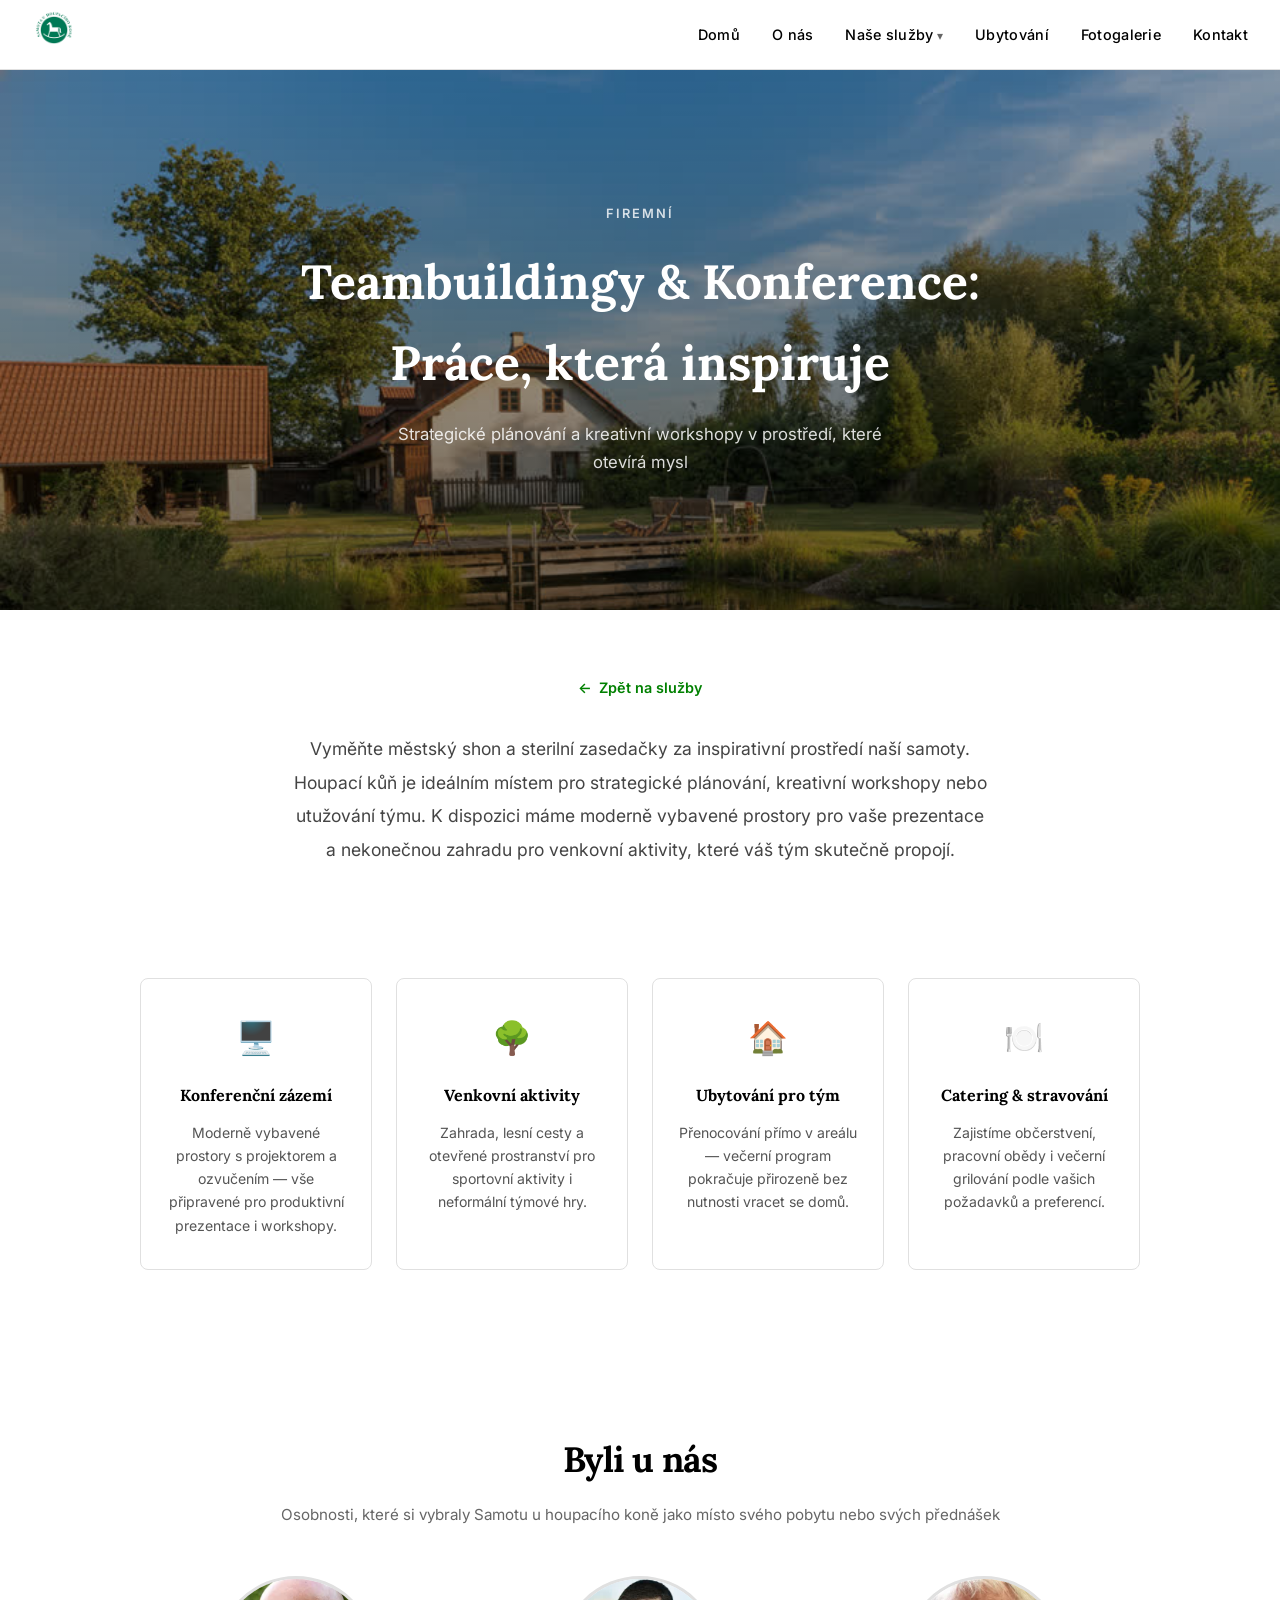
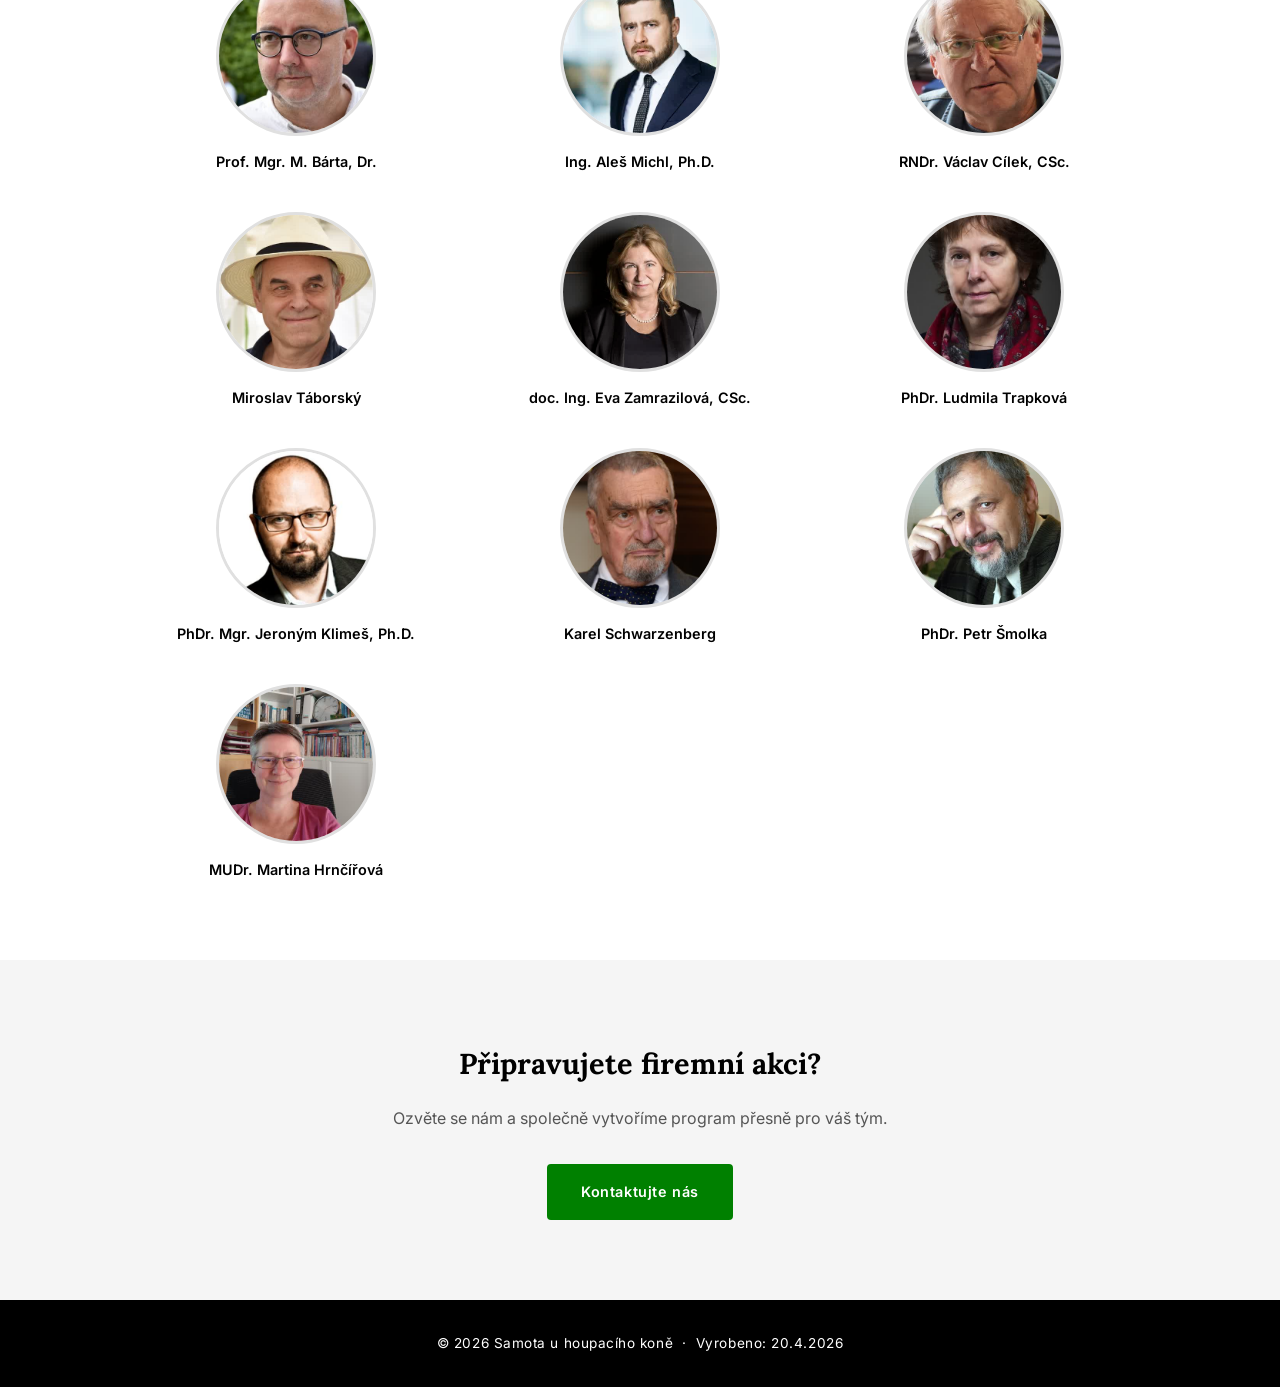
<file: firemni-akce.html>
<!DOCTYPE html>
<html lang="cs">
<head>
  <meta charset="UTF-8" />
  <meta name="viewport" content="width=device-width, initial-scale=1.0" />
  <title>Teambuildingy & Konference – Samota u houpacího koně</title>
  <link rel="stylesheet" href="style.css" />
  <link rel="preconnect" href="https://fonts.googleapis.com">
  <link href="https://fonts.googleapis.com/css2?family=Lora:wght@400;500;600;700&family=Inter:wght@400;500;600;700&display=swap" rel="stylesheet">
</head>
<body>

  <nav>
    <a href="index.html" class="nav-logo">
      <img src="images/logo/logo_bile_pozadi.png" alt="Samota u houpacího koně" />
    </a>
    <button class="hamburger" aria-label="Menu">
      <span></span><span></span><span></span>
    </button>
    <ul class="nav-links">
      <li><a href="index.html#uvod">Domů</a></li>
      <li><a href="index.html#o-nas">O nás</a></li>
      <li class="dropdown">
        <a href="index.html#sluzby">Naše služby</a>
        <div class="dropdown-menu">
          <a href="svatby.html">Svatby</a>
          <a href="firemni-akce.html">Teambuildingy & konference</a>
          <a href="terapie.html">Terapeutické pobyty</a>
        </div>
      </li>
      <li><a href="ubytovani.html">Ubytování</a></li>
      <li><a href="index.html#galerie">Fotogalerie</a></li>
      <li><a href="index.html#kontakt">Kontakt</a></li>
    </ul>
  </nav>

  <!-- HERO 16:9 -->
  <div class="subpage-hero-widescreen" style="background-image: url('images/jezirko_a_dum.jpg')">
    <div class="subpage-hero-content">
      <p class="hero-eyebrow">Firemní</p>
      <h1>Teambuildingy & Konference:<br/>Práce, která inspiruje</h1>
      <p class="subtitle">Strategické plánování a kreativní workshopy v prostředí, které otevírá mysl</p>
    </div>
  </div>

  <!-- INTRO -->
  <div class="subpage-intro">
    <a href="index.html#sluzby" class="back-link">Zpět na služby</a>
    <p>Vyměňte městský shon a sterilní zasedačky za inspirativní prostředí naší samoty. Houpací kůň je ideálním místem pro strategické plánování, kreativní workshopy nebo utužování týmu. K dispozici máme moderně vybavené prostory pro vaše prezentace a nekonečnou zahradu pro venkovní aktivity, které váš tým skutečně propojí.</p>
  </div>


  <!-- FEATURES -->
  <div class="subpage-features-section" style="background: #fff;">
    <div class="subpage-features-grid">
      <div class="subpage-feature-card">
        <div class="feature-icon">🖥️</div>
        <h4>Konferenční zázemí</h4>
        <p>Moderně vybavené prostory s projektorem a ozvučením — vše připravené pro produktivní prezentace i workshopy.</p>
      </div>
      <div class="subpage-feature-card">
        <div class="feature-icon">🌳</div>
        <h4>Venkovní aktivity</h4>
        <p>Zahrada, lesní cesty a otevřené prostranství pro sportovní aktivity i neformální týmové hry.</p>
      </div>
      <div class="subpage-feature-card">
        <div class="feature-icon">🏠</div>
        <h4>Ubytování pro tým</h4>
        <p>Přenocování přímo v areálu — večerní program pokračuje přirozeně bez nutnosti vracet se domů.</p>
      </div>
      <div class="subpage-feature-card">
        <div class="feature-icon">🍽️</div>
        <h4>Catering & stravování</h4>
        <p>Zajistíme občerstvení, pracovní obědy i večerní grilování podle vašich požadavků a preferencí.</p>
      </div>
    </div>
  </div>

  <!-- PŘEDNÁŠEJÍCÍ -->
  <div class="speakers-section">
    <h2>Byli u nás</h2>
    <p class="speakers-sub">Osobnosti, které si vybraly Samotu u houpacího koně jako místo svého pobytu nebo svých přednášek</p>
    <div class="speakers-grid">
      <div class="speaker-card">
        <img src="images/prednasky/barta.jpg" loading="lazy" alt="Prof. Mgr. M. Bárta, Dr." />
        <span class="speaker-name">Prof. Mgr. M. Bárta, Dr.</span>
      </div>
      <div class="speaker-card">
        <img src="images/prednasky/michl.jpg" loading="lazy" alt="Ing. Aleš Michl, Ph.D." />
        <span class="speaker-name">Ing. Aleš Michl, Ph.D.</span>
      </div>
      <div class="speaker-card">
        <img src="images/prednasky/cilek.jpg" loading="lazy" alt="RNDr. Václav Cílek, CSc." />
        <span class="speaker-name">RNDr. Václav Cílek, CSc.</span>
      </div>
      <div class="speaker-card">
        <img src="images/prednasky/taborsky.jpg" loading="lazy" alt="Miroslav Táborský" />
        <span class="speaker-name">Miroslav Táborský</span>
      </div>
      <div class="speaker-card">
        <img src="images/prednasky/zamrazilova.jpg" loading="lazy" alt="doc. Ing. Eva Zamrazilová, CSc." style="object-position: center top;" />
        <span class="speaker-name">doc. Ing. Eva Zamrazilová, CSc.</span>
      </div>
      <div class="speaker-card">
        <img src="images/prednasky/trapkova.jpg" loading="lazy" alt="PhDr. Ludmila Trapková" />
        <span class="speaker-name">PhDr. Ludmila Trapková</span>
      </div>
      <div class="speaker-card">
        <img src="images/prednasky/klimes.jpg" loading="lazy" alt="PhDr. Mgr. Jeroným Klimeš, Ph.D." style="object-position: center 25%;" />
        <span class="speaker-name">PhDr. Mgr. Jeroným Klimeš, Ph.D.</span>
      </div>
      <div class="speaker-card">
        <img src="images/prednasky/schwarzenberg.jpg" loading="lazy" alt="Karel Schwarzenberg" />
        <span class="speaker-name">Karel Schwarzenberg</span>
      </div>
      <div class="speaker-card">
        <img src="images/prednasky/smolka.jpg" loading="lazy" alt="PhDr. Petr Šmolka" />
        <span class="speaker-name">PhDr. Petr Šmolka</span>
      </div>
      <div class="speaker-card">
        <img src="images/prednasky/hrncirova.jpg" loading="lazy" alt="MUDr. Martina Hrnčířová" />
        <span class="speaker-name">MUDr. Martina Hrnčířová</span>
      </div>
    </div>
  </div>

  <div class="subpage-cta">
    <h2>Připravujete firemní akci?</h2>
    <p>Ozvěte se nám a společně vytvoříme program přesně pro váš tým.</p>
    <a href="index.html#kontakt" class="btn">Kontaktujte nás</a>
  </div>

  <footer>
    <p>© 2026 Samota u houpacího koně &nbsp;·&nbsp; Vyrobeno: 20.4.2026</p>
  </footer>

  <script src="script.js"></script>
</body>
</html>
</file>
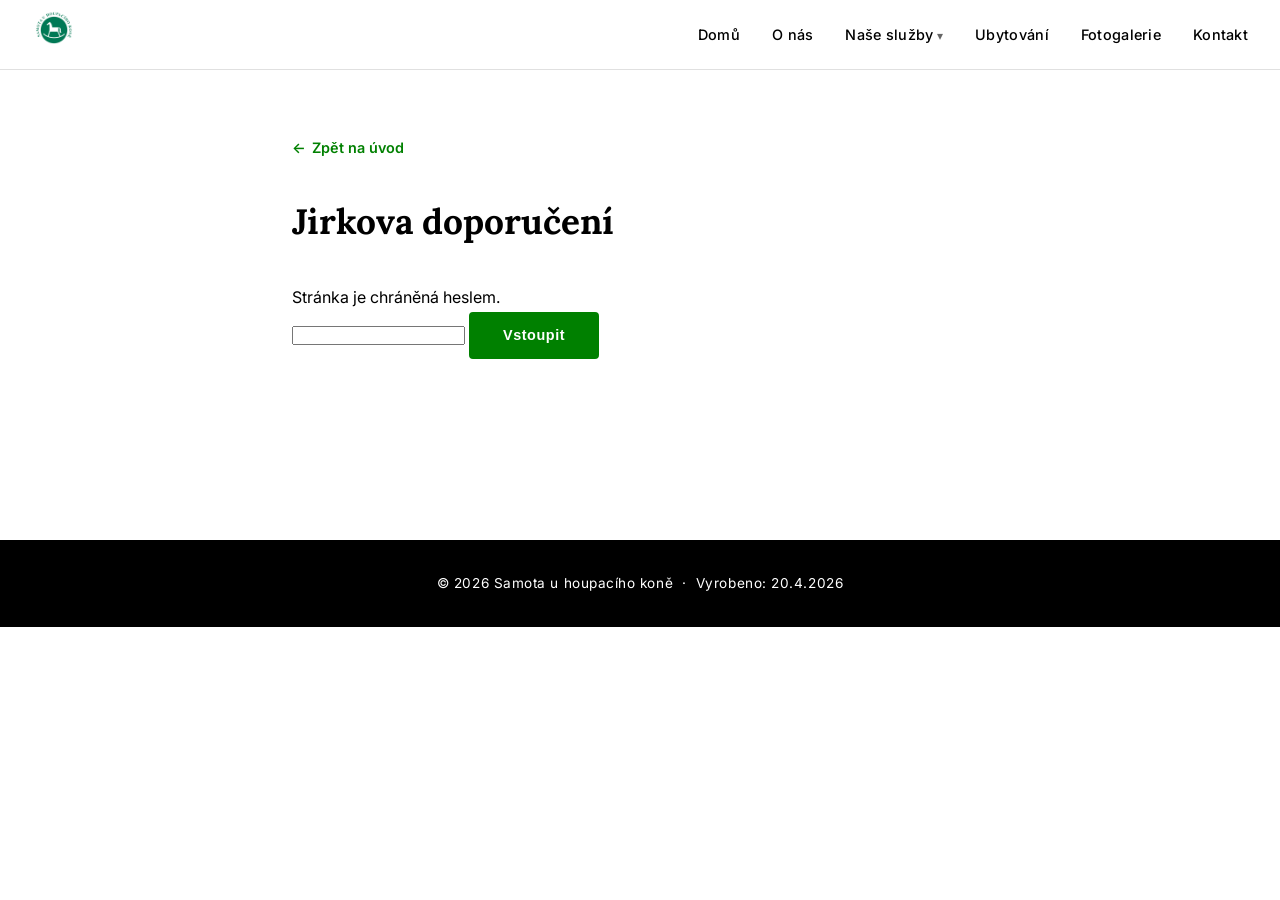
<file: jirkova-doporuceni.html>
<!DOCTYPE html>
<html lang="cs">
<head>
  <meta charset="UTF-8" />
  <meta name="viewport" content="width=device-width, initial-scale=1.0" />
  <meta name="robots" content="noindex" />
  <title>Jirkova doporučení – Samota u houpacího koně</title>
  <link rel="stylesheet" href="style.css" />
  <link rel="preconnect" href="https://fonts.googleapis.com">
  <link href="https://fonts.googleapis.com/css2?family=Lora:wght@400;500;600;700&family=Inter:wght@400;500;600;700&display=swap" rel="stylesheet">
</head>
<body>

  <nav>
    <a href="index.html" class="nav-logo">
      <img src="images/logo/logo_bile_pozadi.png" alt="Samota u houpacího koně" />
    </a>
    <button class="hamburger" aria-label="Menu">
      <span></span><span></span><span></span>
    </button>
    <ul class="nav-links">
      <li><a href="index.html#uvod">Domů</a></li>
      <li><a href="index.html#o-nas">O nás</a></li>
      <li class="dropdown">
        <a href="index.html#sluzby">Naše služby</a>
        <div class="dropdown-menu">
          <a href="svatby.html">Svatby</a>
          <a href="firemni-akce.html">Teambuildingy & konference</a>
          <a href="terapie.html">Terapeutické pobyty</a>
        </div>
      </li>
      <li><a href="ubytovani.html">Ubytování</a></li>
      <li><a href="index.html#galerie">Fotogalerie</a></li>
      <li><a href="index.html#kontakt">Kontakt</a></li>
    </ul>
  </nav>

  <div class="recommendations">
    <a href="index.html" class="back-link">Zpět na úvod</a>
    <h1>Jirkova doporučení</h1>

    <!-- Heslo je jen závora pro náhodné návštěvníky: obsah zůstává ve zdrojovém kódu stránky. -->
    <form id="gate" class="gate">
      <label for="gate-password">Stránka je chráněná heslem.</label>
      <div class="gate-row">
        <input type="password" id="gate-password" autocomplete="current-password" required />
        <button type="submit" class="btn">Vstoupit</button>
      </div>
      <p id="gate-error" class="gate-error" hidden>Nesprávné heslo.</p>
    </form>

    <div id="recommendations-content" hidden>
    <!--
      Nové doporučení: zkopírovat celý blok <li>…</li> a vložit ho nahoru (nejnovější první).
      Odkaz ven = <a class="rec-title">, text ke čtení = <details> se <summary>.
    -->
    <ul class="recommendation-list">

      <li>
        <a class="rec-title" href="https://www.youtube.com/watch?v=iSZNd54ePo4" target="_blank" rel="noopener">Slepec v chrámu noci</a>
        <p class="rec-meta">Video · Michal Souček</p>
      </li>

      <li>
        <details>
          <summary><span class="rec-title">Konference Vize Česka</span><span class="rec-meta">15.–16. 10. 2026 · Kino Svět Tábor</span></summary>
          <div class="rec-body">
            <p>Dvoudenní konference v táborském Kině Svět. První den patřil veřejnému hlavnímu panelu, druhý den neveřejnému studentskému panelu. Mezi organizátory byl Jihočeský kraj, město Tábor, Gymnázium Pierra de Coubertina Tábor a MVDr. Jiří Návara.</p>
            <h3>Hlavní panel – 15. 10. 2026</h3>
            <ul>
              <li><strong>prof. RNDr. Tomáš Cajthaml, Ph.D., DSc.</strong> (PřF UK) – Postmoderní, neudržitelné a neviditelné znečištění kolem nás</li>
              <li><strong>PhDr. Ing. Martin Janíčko, Ph.D.</strong> (MND a.s.) – Česká ekonomika dnes, zítra a pozítří</li>
              <li><strong>PhDr. Martin Ehl, Ph.D.</strong> (Hospodářské noviny) – Globální soupeření Číny a USA</li>
              <li><strong>doc. RNDr. Marek Špinka, CSc.</strong> (ČZU) – Inteligence a emoce: evoluční pohled na psychiku zvířat a člověka</li>
              <li><strong>doc. RNDr. Mgr. Ivan Hadrián Tuf, Ph.D.</strong> (UP Olomouc) – Proč si myslíme, že jsme morální – a proč se mýlíme?</li>
              <li><strong>RNDr. Václav Cílek, CSc.</strong> – Jak zacházet s budoucností? Periodicita, megatrendy a foresightová analýza</li>
              <li><strong>prof. Dr. RNDr. Oldřich Lapčík</strong> (VŠCHT) – Biologicky aktivní látky</li>
            </ul>
            <p><a href="doporuceni/vize-ceska-2026.pdf" target="_blank" rel="noopener">Plakát konference (PDF)</a></p>
          </div>
        </details>
      </li>

      <li>
        <details>
          <summary><span class="rec-title">Mléko A2</span><span class="rec-meta">8. 10. 2026</span></summary>
          <div class="rec-body">
            <p>Velká část lidí je na běžné mléko typu A1 alergická nebo na něj aspoň mírně citlivá. Mléko od krav jižních plemen typu A2 jim obvykle potíže nedělá.</p>
            <p>V jižních Čechách ho vyrábí Mlékárna Vlkov u Ševětína, prodejny má i v Praze. Jirka radí: zeptejte se intuice, jestli vám mléko A1 nedělá problém, vyzkoušejte výrobky z A2 a sledujte, jestli se po nich necítíte lépe.</p>
            <p><a href="https://www.mlekarnavlkov.cz" target="_blank" rel="noopener">www.mlekarnavlkov.cz</a></p>
          </div>
        </details>
      </li>

      <li>
        <details>
          <summary><span class="rec-title">Duševní zdraví</span><span class="rec-meta">30. 9. 2026 · Jiří Návara</span></summary>
          <div class="rec-body">
            <p>Koncem září proběhla tiskem zpráva, že Ministerstvo zdravotnictví ČR zkrátí dobu nástupu psychologů do praxe na 6 let. Dosud museli do klinické praxe vstupovat až po devíti letech, studovat 5 let a 4 roky následně doplňovat vzdělání atestací. Nově bude místo 4 let stačit 1 rok. Opatření má pomoci zvládnout nedostatek odborníků na trhu.</p>
            <p>Stále více občanů trpí úzkostmi, depresemi a ve svém zoufalství se utápí bez dosažitelné externí pomoci. Udává se, že nestabilitou je postiženo 50 % mladistvých a 30 % dospělých. Většina psychologů a psychiatrů už nové klienty nebere.</p>
            <p>Nedávná studie uvádí, že 30 % vysokoškoláků minimálně jednou uvažovalo o sebevraždě a 15 % středoškoláků se pravidelně sebepoškozuje.</p>
            <p>Psychologičtí greenhorni budou vrženi na trh, aby zachránili situaci. Jako obvykle se neřeší příčina, ale následek. Tedy projevy.</p>
            <p>Přitom je to tak jednoduché. Jste-li na dně, první rada, kterou dostanete, je změnit prostředí. Odstřihnout se od zdroje ataků. Vypadnout z města plného stresu, vyměnit práci, přestat se fixovat na peníze a posunout v žebříčku hodnot osobní spokojenost. Rada dobrá, jenže statistika ukazuje jasně, že planá. Všichni chtějí do napínavé Prahy, vesnice se v klidu vylidňují. Jednoduchá, tvořivá práce třeba v přírodě nikoho neláká.</p>
            <p>Další radou je změna jídelníčku. Celých 80 % serotoninu, hormonu štěstí, se tvoří ve střevech. Ovšem jen tehdy, jsou-li v pohodě, máte zdravý mikrobiom a ten zase má dost vlákniny pro svůj růst. Srovnej většinu populace s trendem fastfoodů. Další hormon štěstí, dopamin, který nás odměňuje za volní činnost, je také outsiderem. Je denní odříkání a vůle naší prioritou? …a poslední z triády, oxytocin, tedy hormon lásky, je v nervózním prostoru k nenalezení.</p>
            <p>V příjemném hovoru mi nedávno jeden fakultativní klient psychiatrických léčeben řekl, že se na pobyt vždy těší. „Je tam taková pohoda. Hrabeme listí, povídáme si, večer posedíme s odborníkem a z hloubi duše si řekneme vše o našem životě, traumatech i křivdách. Je to tak uvolňující. O nic se nemusíme starat. To není léčebna, to jsou lázně. Když se zahledím přes plot do okolního světa, uvědomím si, že tam je ten pravý, skutečný blázinec.“</p>
          </div>
        </details>
      </li>

      <li>
        <details>
          <summary><span class="rec-title">Příroda</span><span class="rec-meta">29. 9. 2026</span></summary>
          <div class="rec-body">
            <p>Text o černobylské zóně, kterou svět po katastrofě odepsal na tisíciletí. O devětatřicet let později je z ní jedna z nejdivočejších rezervací v Evropě. Populace velkých zvířat se zvýšila sedminásobně, po sto letech se vrátili medvědi, ulicemi chodí vlci, losi i Převalského koně.</p>
            <p>Příroda se navíc přizpůsobuje. Vlci jsou odolnější vůči infekcím, žáby zčernaly díky melaninu, který pohlcuje záření, ptáci mají v krvi víc antioxidantů. Kolem reaktoru rostou houby, které ionizující záření dokážou využít jako zdroj energie, a v půdě žijí mikroorganismy rozkládající cesium a stroncium.</p>
            <p>Pointa textu: nejlepší podmínkou pro obnovu přírody je nepřítomnost člověka. „Nejsi středem světa. Jsi jen host.“</p>
          </div>
        </details>
      </li>

      <li>
        <details>
          <summary><span class="rec-title">Chytrý organismus</span><span class="rec-meta">5. 9. 2026</span></summary>
          <div class="rec-body">
            <p>V měsíčníku Vesmír 9/2026 vyšel článek o krvetvorných (hematopoetických) kmenových buňkách. Ty běžně sídlí v kostní dřeni a slezině. Když ale organismus pozná, že je to potřeba, třeba při chronickém zánětu, dokáže tvorbu krve přesunout i do jiných orgánů, u lidí například do jater.</p>
            <p>Jirka k tomu dodává, že podobně si tělo nejspíš umí poradit i v jiných „potřebných“ situacích. Jen to zatím není vědecky prokázané.</p>
          </div>
        </details>
      </li>

      <li>
        <details>
          <summary><span class="rec-title">Změna</span><span class="rec-meta">21. 8. 2026</span></summary>
          <div class="rec-body">
            <blockquote>„Svět se změnil způsobem, který neprospívá psychice. Místo sexuálních či rodičovských pudů nastupuje ten bažící po zpříjemnění existence. Nemluvíme spolu, nedotýkáme se.“</blockquote>
            <p>– Prof. MUDr. Jiří Raboch, DrSc.</p>
          </div>
        </details>
      </li>

      <li>
        <details>
          <summary><span class="rec-title">Druhá strana mince</span><span class="rec-meta">16. 7. 2026</span></summary>
          <div class="rec-body">
            <p>Jirkův postřeh: miliony let prověřený systém fungování těla snadno narušíme, když odstraňujeme projevy nemocí místo jejich příčin.</p>
            <p>Jako příklad přikládá článek Hospodářských novin (14. 7. 2026) o glukosaminu, oblíbeném volně prodejném doplňku na klouby. Podle dvanáctileté analýzy zdravotních záznamů, kterou publikoval časopis Nature Metabolism, měli lidé s mírnou kognitivní poruchou, kteří glukosamin pravidelně užívali, o 25 % vyšší pravděpodobnost rozvoje Alzheimerovy choroby. U lidí, kteří už demencí trpěli, bylo užívání spojeno s o 25 % vyšším rizikem úmrtí.</p>
            <p>Glukosamin je chemicky blízký cukru, pronikne do mozku a přiživuje tam nadměrné „cukerné značkování“ bílkovin, které je pro Alzheimerovu chorobu typické. Autoři upozorňují, že jde o observační data, ne definitivní důkaz. Výrobci doplňků výsledky zpochybňují.</p>
          </div>
        </details>
      </li>

      <li>
        <details>
          <summary><span class="rec-title">Budoucnost… možná i blízká</span><span class="rec-meta">20. 6. 2026</span></summary>
          <div class="rec-body">
            <p>Vědecká prognóza budoucnosti v podání egyptologa prof. Miroslava Bárty z Českého egyptologického ústavu FF UK, vedoucího výzkumu v Abúsíru. Záznam je ve videoarchivu Poslanecké sněmovny.</p>
            <p>Jirka k tomu přeje: „Užívejte života a hezký víkend!“</p>
            <p><a href="https://videoarchiv.psp.cz/playa.php?cast=5322" target="_blank" rel="noopener">Pustit záznam</a></p>
          </div>
        </details>
      </li>

      <li>
        <details>
          <summary><span class="rec-title">Půda z lesa – Ha!!!</span><span class="rec-meta">10. 5. 2026</span></summary>
          <div class="rec-body">
            <p>Naše domovy hostí jiné mikroby než volná příroda a ve městech je ten rozdíl propastný. Děti, které tráví většinu času doma, tak přicházejí o kontakt s přírodní mikroflórou. Vědci to dávají do souvislosti s horším vývojem imunity a pozdějšími záněty, alergiemi či astmatem.</p>
            <p>Tým Pirkky Kirjavainena z Finského národního ústavu pro zdraví proto vyzkoušel jednoduchý pokus. V pěti městských domech v Kuopiu během roku třikrát nasypali na rohožku před vchodem půdu z lesa. Pestrost bakterií a hub v domácím prachu výrazně vzrostla a posunula se k mikrobům typickým pro venkov. Právě kontakt s venkovskou mikroflórou podle dřívějších pokusů téhož týmu snižuje u dětí riziko astmatu.</p>
            <p>„Povedlo se nám významně změnit mikrobiální prostředí domů velice jednoduchým a laciným zásahem,“ říká Kirjavainen. Studie vyšla v časopise Microbiome.</p>
          </div>
        </details>
      </li>

    </ul>
    </div>
  </div>

  <footer>
    <p>© 2026 Samota u houpacího koně &nbsp;·&nbsp; Vyrobeno: 20.4.2026</p>
  </footer>

  <script src="script.js"></script>
  <script>
    (function () {
      // Weak by design: the password only keeps casual visitors out, the content is in the page source.
      var PASSWORD = 'jirka';
      var KEY = 'jirkova-doporuceni-ok';
      var gate = document.getElementById('gate');
      var content = document.getElementById('recommendations-content');

      function unlock() {
        gate.hidden = true;
        content.hidden = false;
      }

      try {
        if (sessionStorage.getItem(KEY) === '1') unlock();
      } catch (e) {
        // sessionStorage unavailable (private mode): the visitor just types the password again.
      }

      gate.addEventListener('submit', function (e) {
        e.preventDefault();
        var value = document.getElementById('gate-password').value.trim().toLowerCase();
        if (value === PASSWORD) {
          try { sessionStorage.setItem(KEY, '1'); } catch (err) { /* see above */ }
          unlock();
        } else {
          document.getElementById('gate-error').hidden = false;
        }
      });
    })();
  </script>
</body>
</html>
</file>
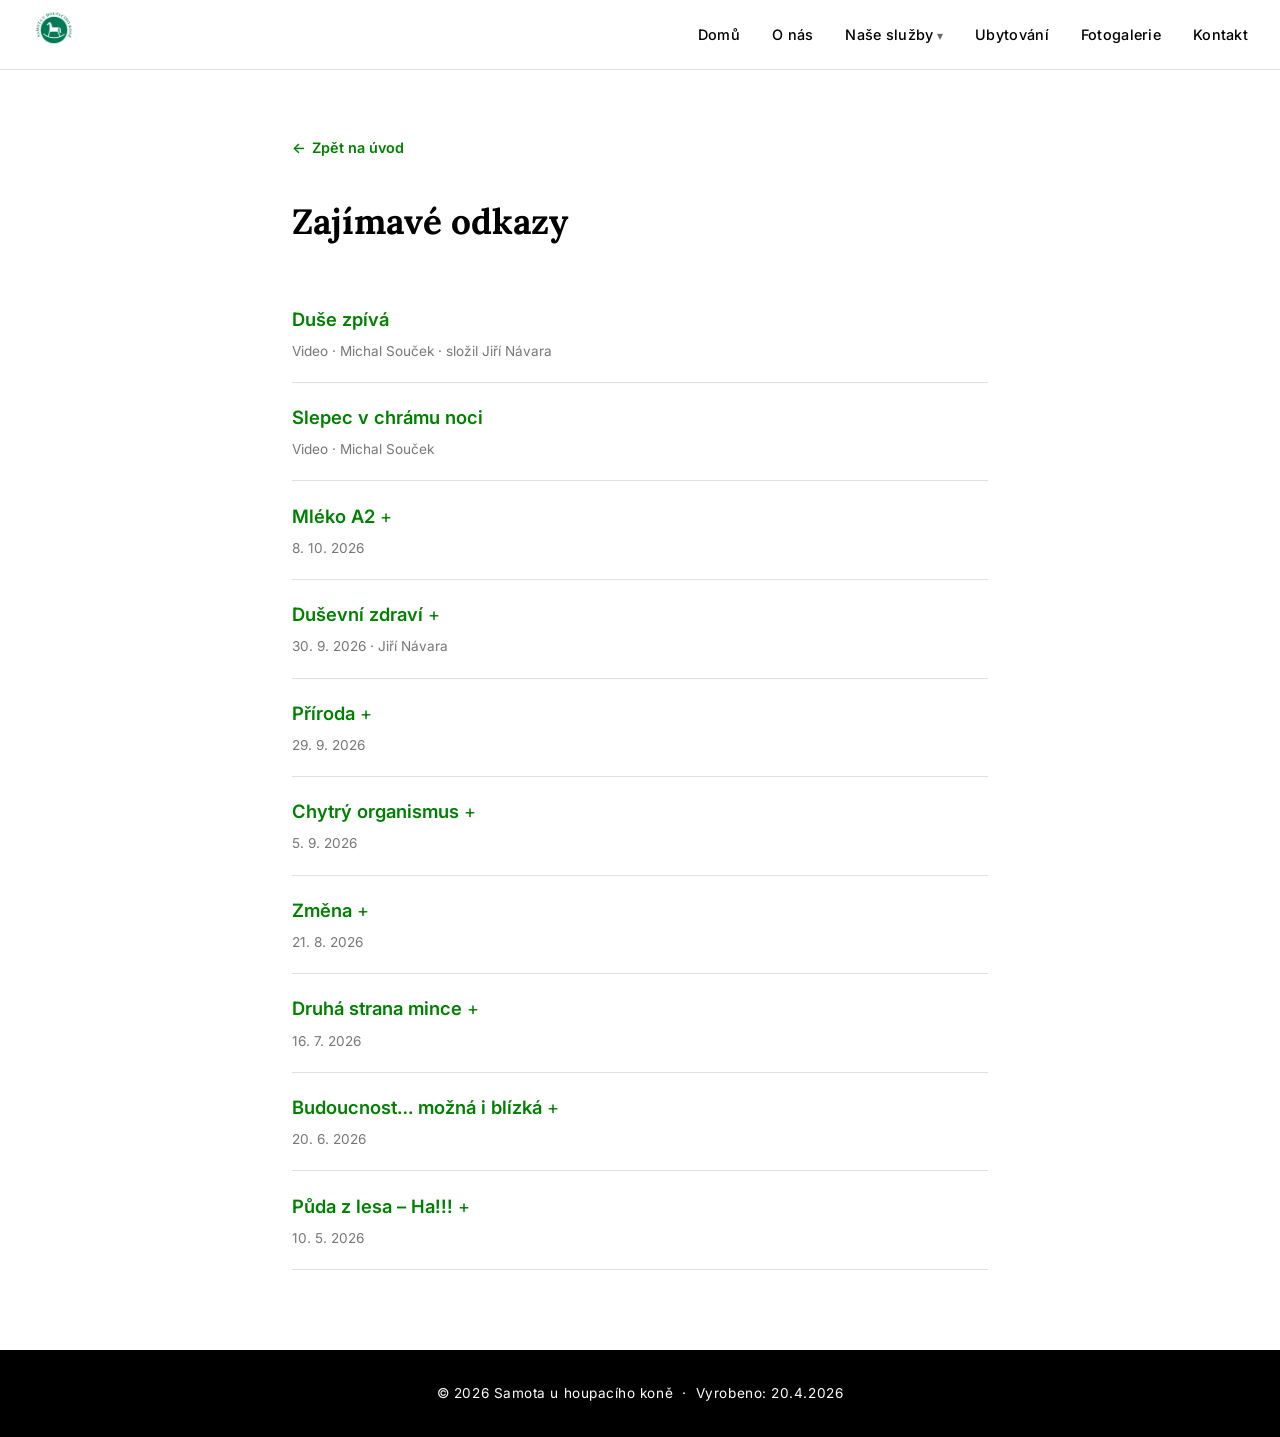
<file: zajimave-odkazy.html>
<!DOCTYPE html>
<html lang="cs">
<head>
  <meta charset="UTF-8" />
  <meta name="viewport" content="width=device-width, initial-scale=1.0" />
  <meta name="robots" content="noindex" />
  <title>Zajímavé odkazy – Samota u houpacího koně</title>
  <link rel="stylesheet" href="style.css" />
  <link rel="preconnect" href="https://fonts.googleapis.com">
  <link href="https://fonts.googleapis.com/css2?family=Lora:wght@400;500;600;700&family=Inter:wght@400;500;600;700&display=swap" rel="stylesheet">
</head>
<body>

  <nav>
    <a href="index.html" class="nav-logo">
      <img src="images/logo/logo_bile_pozadi.png" alt="Samota u houpacího koně" />
    </a>
    <button class="hamburger" aria-label="Menu">
      <span></span><span></span><span></span>
    </button>
    <ul class="nav-links">
      <li><a href="index.html#uvod">Domů</a></li>
      <li><a href="index.html#o-nas">O nás</a></li>
      <li class="dropdown">
        <a href="index.html#sluzby">Naše služby</a>
        <div class="dropdown-menu">
          <a href="svatby.html">Svatby</a>
          <a href="firemni-akce.html">Teambuildingy & konference</a>
          <a href="terapie.html">Terapeutické pobyty</a>
        </div>
      </li>
      <li><a href="ubytovani.html">Ubytování</a></li>
      <li><a href="index.html#galerie">Fotogalerie</a></li>
      <li><a href="index.html#kontakt">Kontakt</a></li>
    </ul>
  </nav>

  <div class="recommendations">
    <a href="index.html" class="back-link">Zpět na úvod</a>
    <h1>Zajímavé odkazy</h1>

    <!--
      Nová položka: zkopírovat celý blok <li>…</li> a vložit ho nahoru (nejnovější první).
      Odkaz ven = <a class="rec-title">, text ke čtení = <details> se <summary>.
    -->
    <ul class="recommendation-list">

      <li>
        <a class="rec-title" href="https://www.youtube.com/watch?v=qm6r-JsCGpQ" target="_blank" rel="noopener">Duše zpívá</a>
        <p class="rec-meta">Video · Michal Souček · složil Jiří Návara</p>
      </li>

      <li>
        <a class="rec-title" href="https://www.youtube.com/watch?v=iSZNd54ePo4" target="_blank" rel="noopener">Slepec v chrámu noci</a>
        <p class="rec-meta">Video · Michal Souček</p>
      </li>

      <li>
        <details>
          <summary><span class="rec-title">Mléko A2</span><span class="rec-meta">8. 10. 2026</span></summary>
          <div class="rec-body">
            <p>Velká část lidí je na běžné mléko typu A1 alergická nebo na něj aspoň mírně citlivá. Mléko od krav jižních plemen typu A2 jim obvykle potíže nedělá.</p>
            <p>V jižních Čechách ho vyrábí Mlékárna Vlkov u Ševětína, prodejny má i v Praze. Kdo má s běžným mlékem potíže, může vyzkoušet výrobky z mléka A2.</p>
            <p><a href="https://www.mlekarnavlkov.cz" target="_blank" rel="noopener">www.mlekarnavlkov.cz</a></p>
          </div>
        </details>
      </li>

      <li>
        <details>
          <summary><span class="rec-title">Duševní zdraví</span><span class="rec-meta">30. 9. 2026 · Jiří Návara</span></summary>
          <div class="rec-body">
            <p>Koncem září proběhla tiskem zpráva, že Ministerstvo zdravotnictví ČR zkrátí dobu nástupu psychologů do praxe na 6 let. Dosud museli do klinické praxe vstupovat až po devíti letech, studovat 5 let a 4 roky následně doplňovat vzdělání atestací. Nově bude místo 4 let stačit 1 rok. Opatření má pomoci zvládnout nedostatek odborníků na trhu.</p>
            <p>Stále více občanů trpí úzkostmi, depresemi a ve svém zoufalství se utápí bez dosažitelné externí pomoci. Udává se, že nestabilitou je postiženo 50 % mladistvých a 30 % dospělých. Většina psychologů a psychiatrů už nové klienty nebere.</p>
            <p>Nedávná studie uvádí, že 30 % vysokoškoláků minimálně jednou uvažovalo o sebevraždě a 15 % středoškoláků se pravidelně sebepoškozuje.</p>
            <p>Psychologičtí greenhorni budou vrženi na trh, aby zachránili situaci. Jako obvykle se neřeší příčina, ale následek. Tedy projevy.</p>
            <p>Přitom je to tak jednoduché. Jste-li na dně, první rada, kterou dostanete, je změnit prostředí. Odstřihnout se od zdroje ataků. Vypadnout z města plného stresu, vyměnit práci, přestat se fixovat na peníze a posunout v žebříčku hodnot osobní spokojenost. Rada dobrá, jenže statistika ukazuje jasně, že planá. Všichni chtějí do napínavé Prahy, vesnice se v klidu vylidňují. Jednoduchá, tvořivá práce třeba v přírodě nikoho neláká.</p>
            <p>Další radou je změna jídelníčku. Celých 80 % serotoninu, hormonu štěstí, se tvoří ve střevech. Ovšem jen tehdy, jsou-li v pohodě, máte zdravý mikrobiom a ten zase má dost vlákniny pro svůj růst. Srovnej většinu populace s trendem fastfoodů. Další hormon štěstí, dopamin, který nás odměňuje za volní činnost, je také outsiderem. Je denní odříkání a vůle naší prioritou? …a poslední z triády, oxytocin, tedy hormon lásky, je v nervózním prostoru k nenalezení.</p>
            <p>V příjemném hovoru mi nedávno jeden fakultativní klient psychiatrických léčeben řekl, že se na pobyt vždy těší. „Je tam taková pohoda. Hrabeme listí, povídáme si, večer posedíme s odborníkem a z hloubi duše si řekneme vše o našem životě, traumatech i křivdách. Je to tak uvolňující. O nic se nemusíme starat. To není léčebna, to jsou lázně. Když se zahledím přes plot do okolního světa, uvědomím si, že tam je ten pravý, skutečný blázinec.“</p>
          </div>
        </details>
      </li>

      <li>
        <details>
          <summary><span class="rec-title">Příroda</span><span class="rec-meta">29. 9. 2026</span></summary>
          <div class="rec-body">
            <p>Text o černobylské zóně, kterou svět po katastrofě odepsal na tisíciletí. O devětatřicet let později je z ní jedna z nejdivočejších rezervací v Evropě. Populace velkých zvířat se zvýšila sedminásobně, po sto letech se vrátili medvědi, ulicemi chodí vlci, losi i Převalského koně.</p>
            <p>Příroda se navíc přizpůsobuje. Vlci jsou odolnější vůči infekcím, žáby zčernaly díky melaninu, který pohlcuje záření, ptáci mají v krvi víc antioxidantů. Kolem reaktoru rostou houby, které ionizující záření dokážou využít jako zdroj energie, a v půdě žijí mikroorganismy rozkládající cesium a stroncium.</p>
            <p>Pointa textu: nejlepší podmínkou pro obnovu přírody je nepřítomnost člověka. „Nejsi středem světa. Jsi jen host.“</p>
          </div>
        </details>
      </li>

      <li>
        <details>
          <summary><span class="rec-title">Chytrý organismus</span><span class="rec-meta">5. 9. 2026</span></summary>
          <div class="rec-body">
            <p>V měsíčníku Vesmír 9/2026 vyšel článek o krvetvorných (hematopoetických) kmenových buňkách. Ty běžně sídlí v kostní dřeni a slezině. Když ale organismus pozná, že je to potřeba, třeba při chronickém zánětu, dokáže tvorbu krve přesunout i do jiných orgánů, u lidí například do jater.</p>
            <p>Je možné, že si tělo podobně umí poradit i v jiných situacích. Vědecky prokázané to ale zatím není.</p>
          </div>
        </details>
      </li>

      <li>
        <details>
          <summary><span class="rec-title">Změna</span><span class="rec-meta">21. 8. 2026</span></summary>
          <div class="rec-body">
            <blockquote>„Svět se změnil způsobem, který neprospívá psychice. Místo sexuálních či rodičovských pudů nastupuje ten bažící po zpříjemnění existence. Nemluvíme spolu, nedotýkáme se.“</blockquote>
            <p>– Prof. MUDr. Jiří Raboch, DrSc.</p>
          </div>
        </details>
      </li>

      <li>
        <details>
          <summary><span class="rec-title">Druhá strana mince</span><span class="rec-meta">16. 7. 2026</span></summary>
          <div class="rec-body">
            <p>Miliony let prověřený systém fungování těla snadno narušíme, když odstraňujeme projevy nemocí místo jejich příčin. Příkladem je článek Hospodářských novin (14. 7. 2026) o glukosaminu, oblíbeném volně prodejném doplňku na klouby. Podle dvanáctileté analýzy zdravotních záznamů, kterou publikoval časopis Nature Metabolism, měli lidé s mírnou kognitivní poruchou, kteří glukosamin pravidelně užívali, o 25 % vyšší pravděpodobnost rozvoje Alzheimerovy choroby. U lidí, kteří už demencí trpěli, bylo užívání spojeno s o 25 % vyšším rizikem úmrtí.</p>
            <p>Glukosamin je chemicky blízký cukru, pronikne do mozku a přiživuje tam nadměrné „cukerné značkování“ bílkovin, které je pro Alzheimerovu chorobu typické. Autoři upozorňují, že jde o observační data, ne definitivní důkaz. Výrobci doplňků výsledky zpochybňují.</p>
          </div>
        </details>
      </li>

      <li>
        <details>
          <summary><span class="rec-title">Budoucnost… možná i blízká</span><span class="rec-meta">20. 6. 2026</span></summary>
          <div class="rec-body">
            <p>Vědecká prognóza budoucnosti v podání egyptologa prof. Miroslava Bárty z Českého egyptologického ústavu FF UK, vedoucího výzkumu v Abúsíru. Záznam je ve videoarchivu Poslanecké sněmovny.</p>
            <p><a href="https://videoarchiv.psp.cz/playa.php?cast=5322" target="_blank" rel="noopener">Pustit záznam</a></p>
          </div>
        </details>
      </li>

      <li>
        <details>
          <summary><span class="rec-title">Půda z lesa – Ha!!!</span><span class="rec-meta">10. 5. 2026</span></summary>
          <div class="rec-body">
            <p>Naše domovy hostí jiné mikroby než volná příroda a ve městech je ten rozdíl propastný. Děti, které tráví většinu času doma, tak přicházejí o kontakt s přírodní mikroflórou. Vědci to dávají do souvislosti s horším vývojem imunity a pozdějšími záněty, alergiemi či astmatem.</p>
            <p>Tým Pirkky Kirjavainena z Finského národního ústavu pro zdraví proto vyzkoušel jednoduchý pokus. V pěti městských domech v Kuopiu během roku třikrát nasypali na rohožku před vchodem půdu z lesa. Pestrost bakterií a hub v domácím prachu výrazně vzrostla a posunula se k mikrobům typickým pro venkov. Právě kontakt s venkovskou mikroflórou podle dřívějších pokusů téhož týmu snižuje u dětí riziko astmatu.</p>
            <p>„Povedlo se nám významně změnit mikrobiální prostředí domů velice jednoduchým a laciným zásahem,“ říká Kirjavainen. Studie vyšla v časopise Microbiome.</p>
          </div>
        </details>
      </li>

    </ul>
  </div>

  <footer>
    <p>© 2026 Samota u houpacího koně &nbsp;·&nbsp; Vyrobeno: 20.4.2026</p>
  </footer>

  <script src="script.js"></script>
</body>
</html>
</file>
<file: style.css>
* {
  margin: 0;
  padding: 0;
  box-sizing: border-box;
}

:root {
  --bg: #ffffff;
  --text: #000000;
  --accent: #008000;
  --accent-dark: #006000;
  --light-gray: #f5f5f5;
  --border: #e0e0e0;
}

html {
  scroll-behavior: smooth;
}

body {
  font-family: 'Inter', 'Segoe UI', Arial, sans-serif;
  background: var(--bg);
  color: var(--text);
  line-height: 1.7;
}

h1, h2, h3, h4, .section-title, .hero h1, .subpage-hero h1 {
  font-family: 'Lora', Georgia, serif;
}

/* ── NAVIGATION ── */
nav {
  position: fixed;
  top: 0;
  width: 100%;
  background: rgba(255, 255, 255, 0.97);
  backdrop-filter: blur(8px);
  border-bottom: 1px solid var(--border);
  z-index: 1000;
  padding: 0 2rem;
  height: 70px;
  display: flex;
  align-items: center;
  justify-content: space-between;
}

.nav-logo img {
  height: 44px;
  width: auto;
}

.nav-links {
  display: flex;
  align-items: center;
  gap: 2rem;
  list-style: none;
}

.nav-links a {
  text-decoration: none;
  color: var(--text);
  font-size: 0.9rem;
  font-weight: 500;
  letter-spacing: 0.02em;
  transition: color 0.2s;
}

.nav-links a:hover {
  color: var(--accent);
}

/* Dropdown */
.dropdown {
  position: relative;
}

.dropdown-menu {
  display: none;
  position: absolute;
  top: 100%;
  left: 50%;
  transform: translateX(-50%);
  padding-top: 12px;
  min-width: 220px;
  z-index: 100;
}

.dropdown-menu::before {
  content: '';
  display: block;
  position: absolute;
  top: 12px;
  left: 0;
  right: 0;
  bottom: 0;
  background: #fff;
  border: 1px solid var(--border);
  border-radius: 8px;
  box-shadow: 0 8px 24px rgba(0,0,0,0.1);
  z-index: -1;
}

.dropdown-menu a {
  position: relative;
}

.dropdown:hover .dropdown-menu,
.dropdown:focus-within .dropdown-menu {
  display: block;
}

.dropdown-menu a {
  display: block;
  padding: 0.75rem 1.25rem;
  font-size: 0.88rem;
  color: var(--text);
  transition: background 0.15s, color 0.15s;
}

.dropdown-menu a:hover {
  background: var(--light-gray);
  color: var(--accent);
}

.dropdown > a::after {
  content: ' ▾';
  font-size: 0.75rem;
  opacity: 0.6;
}

/* Hamburger */
.hamburger {
  display: none;
  flex-direction: column;
  cursor: pointer;
  gap: 5px;
  background: none;
  border: none;
  padding: 4px;
}

.hamburger span {
  display: block;
  width: 24px;
  height: 2px;
  background: var(--text);
  transition: all 0.3s;
}

.hamburger.open span:nth-child(1) { transform: rotate(45deg) translate(5px, 5px); }
.hamburger.open span:nth-child(2) { opacity: 0; }
.hamburger.open span:nth-child(3) { transform: rotate(-45deg) translate(5px, -5px); }

/* ── HERO ── */
.hero {
  min-height: 100vh;
  display: flex;
  align-items: center;
  justify-content: center;
  text-align: center;
  padding: 6rem 2rem 4rem;
  background: linear-gradient(160deg, #f9fdf9 0%, #e8f5e8 100%);
  position: relative;
  overflow: hidden;
}

.hero::before {
  content: '';
  position: absolute;
  inset: 0;
  background: url('images/domov1.jpg') center/cover no-repeat;
  opacity: 0.12;
}

/* Video hero overrides */
.hero-video {
  background: #000;
}

.hero-video::before {
  display: none;
}

.hero-bg-video {
  position: absolute;
  inset: 0;
  width: 100%;
  height: 100%;
  object-fit: cover;
  z-index: 0;
}

.hero-overlay {
  position: absolute;
  inset: 0;
  background: linear-gradient(to bottom, rgba(0,0,0,0.3) 0%, rgba(0,0,0,0.5) 100%);
  z-index: 1;
}

.hero-video .hero-content {
  position: relative;
  z-index: 2;
  color: #fff;
}

.hero-video .hero-content h1 {
  color: #fff;
}

.hero-video .hero-content p {
  color: rgba(255,255,255,0.88);
}

.hero-video .hero-eyebrow {
  color: rgba(255,255,255,0.75);
}

.hero-video .btn-outline {
  border-color: rgba(255,255,255,0.7);
  color: #fff;
}

.hero-video .btn-outline:hover {
  background: #fff;
  color: var(--accent);
  border-color: #fff;
}

.hero-content {
  position: relative;
  max-width: 720px;
}

.hero-eyebrow {
  font-size: 0.8rem;
  letter-spacing: 0.15em;
  text-transform: uppercase;
  color: var(--accent);
  margin-bottom: 1rem;
  font-weight: 600;
}

.hero h1 {
  font-size: clamp(2.2rem, 5vw, 3.8rem);
  font-weight: 700;
  line-height: 1.15;
  letter-spacing: -0.02em;
  margin-bottom: 1.5rem;
}

.hero p {
  font-size: 1.15rem;
  color: #444;
  max-width: 520px;
  margin: 0 auto 2.5rem;
}

.btn {
  display: inline-block;
  padding: 0.85rem 2rem;
  background: var(--accent);
  color: #fff;
  text-decoration: none;
  border-radius: 4px;
  font-size: 0.9rem;
  font-weight: 600;
  letter-spacing: 0.04em;
  transition: background 0.2s, transform 0.15s;
  border: 2px solid var(--accent);
}

.btn:hover {
  background: var(--accent-dark);
  border-color: var(--accent-dark);
  transform: translateY(-1px);
}

.btn-outline {
  background: transparent;
  color: var(--accent);
  margin-left: 1rem;
}

.btn-outline:hover {
  background: var(--accent);
  color: #fff;
}

/* ── SECTIONS ── */
section {
  padding: 6rem 2rem;
}

.section-inner {
  max-width: 1100px;
  margin: 0 auto;
}

.section-label {
  font-size: 0.75rem;
  letter-spacing: 0.15em;
  text-transform: uppercase;
  color: var(--accent);
  font-weight: 700;
  margin-bottom: 0.75rem;
}

.section-title {
  font-size: clamp(1.8rem, 3.5vw, 2.6rem);
  font-weight: 700;
  letter-spacing: -0.02em;
  line-height: 1.2;
  margin-bottom: 1.5rem;
}

.section-text {
  font-size: 1.05rem;
  color: #444;
  max-width: 640px;
  line-height: 1.8;
}

/* ── O NÁS ── */
#o-nas {
  background: var(--bg);
}

.about-grid {
  display: grid;
  grid-template-columns: 1fr 1fr;
  gap: 5rem;
  align-items: center;
}

.about-img {
  width: 100%;
  aspect-ratio: 4/3;
  object-fit: cover;
  border-radius: 4px;
}

.about-features {
  display: flex;
  flex-direction: column;
  gap: 1rem;
  margin-top: 2rem;
}

.feature-item {
  display: flex;
  align-items: flex-start;
  gap: 0.75rem;
  font-size: 0.95rem;
  color: #333;
}

.feature-item::before {
  content: '—';
  color: var(--accent);
  font-weight: 700;
  flex-shrink: 0;
  margin-top: 2px;
}

/* ── SERVICES ── */
#sluzby {
  background: var(--light-gray);
}

.services-grid {
  display: grid;
  grid-template-columns: repeat(3, 1fr);
  gap: 2rem;
  margin-top: 3rem;
}

.service-card {
  background: #fff;
  border-radius: 6px;
  overflow: hidden;
  text-decoration: none;
  color: var(--text);
  transition: transform 0.2s, box-shadow 0.2s;
  display: block;
  border: 1px solid var(--border);
}

.service-card:hover {
  transform: translateY(-4px);
  box-shadow: 0 16px 40px rgba(0,0,0,0.1);
}

.service-card img {
  width: 100%;
  aspect-ratio: 3/2;
  object-fit: cover;
  display: block;
}

.service-card-body {
  padding: 1.75rem;
}

.service-card-tag {
  font-size: 0.72rem;
  letter-spacing: 0.12em;
  text-transform: uppercase;
  color: var(--accent);
  font-weight: 700;
  margin-bottom: 0.5rem;
}

.service-card h3 {
  font-size: 1.2rem;
  font-weight: 700;
  margin-bottom: 0.75rem;
  line-height: 1.3;
}

.service-card p {
  font-size: 0.9rem;
  color: #555;
  line-height: 1.65;
}

.service-card-link {
  display: inline-flex;
  align-items: center;
  gap: 0.4rem;
  margin-top: 1.25rem;
  font-size: 0.85rem;
  font-weight: 600;
  color: var(--accent);
}

.service-card-link::after {
  content: '→';
  transition: transform 0.2s;
}

.service-card:hover .service-card-link::after {
  transform: translateX(4px);
}

/* ── GALLERY ── */
#galerie {
  background: var(--bg);
}

.gallery-grid {
  display: grid;
  grid-template-columns: repeat(4, 1fr);
  grid-template-rows: repeat(2, 260px);
  gap: 6px;
  margin-top: 3rem;
}

.gallery-item {
  overflow: hidden;
  cursor: pointer;
  background: var(--light-gray);
}

.gallery-item img {
  width: 100%;
  height: 100%;
  object-fit: cover;
  transition: transform 0.4s ease;
  display: block;
}

.gallery-item:hover img {
  transform: scale(1.05);
}

/* Lightbox */
.lightbox {
  display: none;
  position: fixed;
  inset: 0;
  background: rgba(0,0,0,0.92);
  z-index: 2000;
  align-items: center;
  justify-content: center;
  padding: 2rem;
}

.lightbox.active {
  display: flex;
}

.lightbox img {
  max-width: 90vw;
  max-height: 85vh;
  object-fit: contain;
  border-radius: 2px;
}

.lightbox-close {
  position: absolute;
  top: 1.5rem;
  right: 1.5rem;
  background: none;
  border: none;
  color: #fff;
  font-size: 2rem;
  cursor: pointer;
  line-height: 1;
  opacity: 0.8;
  transition: opacity 0.2s;
}

.lightbox-close:hover { opacity: 1; }

.lightbox-prev,
.lightbox-next {
  position: absolute;
  top: 50%;
  transform: translateY(-50%);
  background: rgba(255,255,255,0.1);
  border: none;
  color: #fff;
  font-size: 1.5rem;
  cursor: pointer;
  padding: 1rem 1.2rem;
  border-radius: 4px;
  transition: background 0.2s;
}

.lightbox-prev { left: 1rem; }
.lightbox-next { right: 1rem; }
.lightbox-prev:hover,
.lightbox-next:hover { background: rgba(255,255,255,0.2); }

/* ── CONTACT ── */
#kontakt {
  background: var(--light-gray);
}


.contact-grid {
  display: grid;
  grid-template-columns: 1fr 1.6fr;
  gap: 4rem;
  align-items: start;
}

.contact-map {
  border-radius: 6px;
  overflow: hidden;
  border: 1px solid var(--border);
}

.contact-map iframe {
  display: block;
  height: 440px;
}

.contact-info h3 {
  font-size: 0.85rem;
  font-weight: 700;
  margin-bottom: 0.35rem;
  color: var(--accent);
  letter-spacing: 0.05em;
  text-transform: uppercase;
}

.contact-info p {
  font-size: 0.95rem;
  color: #444;
  margin-bottom: 1.5rem;
  line-height: 1.7;
}

.contact-info a {
  color: var(--text);
  text-decoration: none;
  border-bottom: 1px solid var(--border);
  transition: border-color 0.2s, color 0.2s;
}

.contact-info a:hover {
  color: var(--accent);
  border-color: var(--accent);
}

.contact-form {
  display: flex;
  flex-direction: column;
  gap: 1.25rem;
}

.form-row {
  display: grid;
  grid-template-columns: 1fr 1fr;
  gap: 1.25rem;
}

.form-group {
  display: flex;
  flex-direction: column;
  gap: 0.4rem;
}

.form-group label {
  font-size: 0.8rem;
  font-weight: 600;
  letter-spacing: 0.05em;
  text-transform: uppercase;
  color: #555;
}

.form-group input,
.form-group select,
.form-group textarea {
  padding: 0.85rem 1rem;
  border: 1px solid var(--border);
  border-radius: 4px;
  font-size: 0.95rem;
  font-family: inherit;
  background: #fff;
  color: var(--text);
  transition: border-color 0.2s;
  outline: none;
  width: 100%;
}

.form-group input:focus,
.form-group select:focus,
.form-group textarea:focus {
  border-color: var(--accent);
}

.form-group textarea {
  resize: vertical;
  min-height: 130px;
}

.form-submit {
  display: flex;
  align-items: center;
  gap: 1rem;
}

.form-success {
  display: none;
  align-items: center;
  gap: 0.5rem;
  font-size: 0.9rem;
  color: var(--accent);
  font-weight: 600;
}

.form-success.visible {
  display: flex;
}

/* ── FOOTER ── */
footer {
  background: #000;
  color: #fff;
  text-align: center;
  padding: 2rem;
  font-size: 0.85rem;
  letter-spacing: 0.04em;
}

footer a {
  color: var(--accent);
  text-decoration: none;
}

/* ── SUBPAGE HERO (old, kept for compatibility) ── */
.subpage-hero {
  padding: 9rem 2rem 5rem;
  background: linear-gradient(160deg, #f9fdf9 0%, #e8f5e8 100%);
  text-align: center;
  position: relative;
  overflow: hidden;
}

.subpage-hero::before {
  content: '';
  position: absolute;
  inset: 0;
  opacity: 0.1;
  background-size: cover;
  background-position: center;
}

.subpage-hero .hero-content {
  position: relative;
}

.subpage-hero h1 {
  font-size: clamp(2rem, 4.5vw, 3.2rem);
  font-weight: 700;
  letter-spacing: -0.02em;
  line-height: 1.15;
  margin-bottom: 1.25rem;
}

.subpage-hero .subtitle {
  font-size: 1.1rem;
  color: #555;
  max-width: 540px;
  margin: 0 auto;
}

/* ── SUBPAGE HERO 16:9 ── */
.subpage-hero-widescreen {
  margin-top: 70px;
  width: 100%;
  aspect-ratio: 16 / 6.75;
  position: relative;
  background-size: cover;
  background-position: center top;
  display: flex;
  align-items: center;
  justify-content: center;
  text-align: center;
  overflow: hidden;
}

.subpage-hero-widescreen::before {
  content: '';
  position: absolute;
  inset: 0;
  background: linear-gradient(to bottom, rgba(0,0,0,0.25) 0%, rgba(0,0,0,0.55) 100%);
}

.subpage-hero-content {
  position: relative;
  max-width: 760px;
  padding: 2rem;
  color: #fff;
  text-align: center;
}

.subpage-hero-content .hero-eyebrow {
  color: rgba(255,255,255,0.8);
}

.subpage-hero-content h1 {
  font-size: clamp(1.8rem, 4vw, 3rem);
  color: #fff;
  margin-bottom: 1rem;
}

.subpage-hero-content .subtitle {
  font-size: 1.05rem;
  color: rgba(255,255,255,0.85);
  max-width: 520px;
  margin: 0 auto;
}

/* ── SUBPAGE INTRO ── */
.subpage-intro {
  max-width: 760px;
  margin: 0 auto;
  padding: 4rem 2rem 2rem;
  text-align: center;
}

.subpage-intro p {
  font-size: 1.1rem;
  color: #444;
  line-height: 1.9;
}

.subpage-intro .back-link {
  display: inline-flex;
  margin-bottom: 2rem;
}

/* ── SUBPAGE FULL PHOTO ── */
.subpage-photo-full {
  width: 100%;
  max-height: 520px;
  overflow: hidden;
  line-height: 0;
}

.subpage-photo-full img {
  width: 100%;
  height: 520px;
  object-fit: cover;
  display: block;
}

/* ── SUBPAGE FEATURE CARDS ── */
.subpage-features-section {
  background: var(--light-gray);
  padding: 5rem 2rem;
}

.subpage-features-grid {
  max-width: 1000px;
  margin: 0 auto;
  display: grid;
  grid-template-columns: repeat(4, 1fr);
  gap: 1.5rem;
}

.subpage-feature-card {
  background: #fff;
  border-radius: 8px;
  padding: 2rem 1.5rem;
  text-align: center;
  border: 1px solid var(--border);
  transition: transform 0.2s, box-shadow 0.2s;
}

.subpage-feature-card:hover {
  transform: translateY(-3px);
  box-shadow: 0 12px 30px rgba(0,0,0,0.08);
}

.feature-icon {
  font-size: 2rem;
  margin-bottom: 1rem;
  display: block;
}

.subpage-feature-card h4 {
  font-size: 1rem;
  font-weight: 700;
  margin-bottom: 0.75rem;
  color: var(--text);
}

.subpage-feature-card p {
  font-size: 0.88rem;
  color: #555;
  line-height: 1.65;
}

@media (max-width: 900px) {
  .subpage-features-grid {
    grid-template-columns: repeat(2, 1fr);
  }
}

@media (max-width: 560px) {
  .subpage-hero-widescreen {
    aspect-ratio: 4 / 3;
  }

  .subpage-features-grid {
    grid-template-columns: 1fr;
  }

  .subpage-photo-full img {
    height: 280px;
  }
}

/* ── ROOMS ── */
.rooms-section {
  padding: 1rem 2rem 4rem;
  max-width: 1100px;
  margin: 0 auto;
}

.rooms-grid {
  display: grid;
  grid-template-columns: repeat(3, 1fr);
  gap: 1.5rem;
}

.room-card {
  background: #fff;
  border-radius: 8px;
  padding: 1.75rem 1.5rem;
  border: 1px solid var(--border);
  transition: transform 0.2s, box-shadow 0.2s;
}

.room-card:hover {
  transform: translateY(-3px);
  box-shadow: 0 12px 30px rgba(0,0,0,0.08);
}

.room-card-header {
  display: flex;
  justify-content: space-between;
  align-items: flex-start;
  gap: 0.75rem;
  margin-bottom: 0.6rem;
}

.room-card h4 {
  font-size: 1.05rem;
  font-weight: 700;
  color: var(--text);
}

.room-beds {
  font-size: 0.78rem;
  font-weight: 600;
  color: var(--accent);
  white-space: nowrap;
  margin-top: 0.2rem;
}

.room-card p {
  font-size: 0.88rem;
  color: #555;
  line-height: 1.6;
}

.rooms-note {
  text-align: center;
  margin-top: 2.5rem;
  font-size: 0.95rem;
  color: var(--text);
  background: var(--light-gray);
  padding: 1.1rem 1.5rem;
  border-radius: 8px;
}

.rooms-note strong {
  color: var(--accent);
}

@media (max-width: 900px) {
  .rooms-grid {
    grid-template-columns: repeat(2, 1fr);
  }
}

@media (max-width: 560px) {
  .rooms-grid {
    grid-template-columns: 1fr;
  }
}

/* ── SUBPAGE SECTION HEADING ── */
.subpage-section-heading {
  font-family: 'Lora', Georgia, serif;
  font-size: clamp(1.6rem, 3vw, 2.2rem);
  font-weight: 700;
  letter-spacing: -0.02em;
  text-align: center;
  margin-bottom: 2.5rem;
}

/* ── SUBPAGE GALLERY ── */
.subpage-gallery-section {
  padding: 0 2rem 5rem;
  max-width: 1100px;
  margin: 0 auto;
}

.subpage-gallery-grid {
  display: grid;
  grid-template-columns: repeat(3, 1fr);
  gap: 8px;
}

.sg-item {
  aspect-ratio: 4 / 3;
  overflow: hidden;
  background: var(--light-gray);
  cursor: pointer;
}

.sg-item img {
  width: 100%;
  height: 100%;
  object-fit: cover;
  display: block;
  transition: transform 0.4s ease;
}

.sg-item:hover img {
  transform: scale(1.04);
}

@media (max-width: 600px) {
  .subpage-gallery-grid {
    grid-template-columns: repeat(2, 1fr);
  }
}

/* ── SUBPAGE CONTENT ── */
.subpage-content {
  padding: 5rem 2rem;
  max-width: 780px;
  margin: 0 auto;
}

.subpage-content p {
  font-size: 1.1rem;
  color: #333;
  line-height: 1.9;
  margin-bottom: 2rem;
}

.back-link {
  display: inline-flex;
  align-items: center;
  gap: 0.4rem;
  color: var(--accent);
  text-decoration: none;
  font-size: 0.9rem;
  font-weight: 600;
  margin-bottom: 2rem;
  transition: gap 0.2s;
}

.back-link::before {
  content: '←';
}

.back-link:hover {
  gap: 0.6rem;
}

.subpage-features {
  display: grid;
  grid-template-columns: repeat(auto-fit, minmax(220px, 1fr));
  gap: 1.5rem;
  margin-top: 3rem;
}

.subpage-feature {
  padding: 1.75rem;
  background: var(--light-gray);
  border-radius: 6px;
  border-left: 3px solid var(--accent);
}

.subpage-feature h4 {
  font-size: 1rem;
  font-weight: 700;
  margin-bottom: 0.5rem;
}

.subpage-feature p {
  font-size: 0.9rem;
  color: #555;
  margin: 0;
  line-height: 1.6;
}

.subpage-cta {
  text-align: center;
  padding: 5rem 2rem;
  background: var(--light-gray);
}

.subpage-cta h2 {
  font-size: 1.8rem;
  font-weight: 700;
  margin-bottom: 1rem;
}

.subpage-cta p {
  color: #555;
  margin-bottom: 2rem;
}

/* ── SPEAKERS ── */
.speakers-section {
  padding: 5rem 2rem;
  background: #fff;
}

.speakers-section h2 {
  font-family: 'Lora', Georgia, serif;
  font-size: clamp(1.6rem, 3vw, 2.2rem);
  font-weight: 700;
  text-align: center;
  margin-bottom: 0.75rem;
  letter-spacing: -0.02em;
}

.speakers-section .speakers-sub {
  text-align: center;
  color: #666;
  font-size: 0.95rem;
  margin-bottom: 3rem;
}

.speakers-grid {
  max-width: 1000px;
  margin: 0 auto;
  display: grid;
  grid-template-columns: repeat(3, 1fr);
  gap: 2.5rem 2rem;
}

.speaker-card {
  display: flex;
  flex-direction: column;
  align-items: center;
  text-align: center;
}

.speaker-card img {
  width: 160px;
  height: 160px;
  object-fit: cover;
  border-radius: 50%;
  border: 3px solid var(--border);
  margin-bottom: 1rem;
  transition: border-color 0.2s;
}

.speaker-card:hover img {
  border-color: var(--accent);
}

.speaker-card .speaker-name {
  font-size: 0.9rem;
  font-weight: 600;
  color: var(--text);
  line-height: 1.4;
}

@media (max-width: 700px) {
  .speakers-grid {
    grid-template-columns: repeat(2, 1fr);
  }
}

@media (max-width: 420px) {
  .speakers-grid {
    grid-template-columns: 1fr;
  }
}

/* ── RESPONSIVE ── */
@media (max-width: 1024px) {
  .services-grid {
    grid-template-columns: repeat(2, 1fr);
  }

  .gallery-grid {
    grid-template-columns: repeat(3, 1fr);
  }
}

@media (max-width: 768px) {
  nav {
    padding: 0 1.25rem;
  }

  .nav-links {
    display: none;
    position: fixed;
    top: 70px;
    left: 0;
    right: 0;
    background: #fff;
    flex-direction: column;
    gap: 0;
    padding: 1rem 0;
    border-bottom: 1px solid var(--border);
    box-shadow: 0 8px 20px rgba(0,0,0,0.08);
    align-items: stretch;
  }

  .nav-links.open {
    display: flex;
  }

  .nav-links li {
    padding: 0;
  }

  .nav-links a {
    display: block;
    padding: 0.9rem 1.5rem;
    font-size: 1rem;
  }

  .dropdown-menu {
    position: static;
    transform: none;
    box-shadow: none;
    border: none;
    border-left: 3px solid var(--accent);
    border-radius: 0;
    margin-left: 1.5rem;
    background: var(--light-gray);
    display: none;
  }

  .dropdown.open .dropdown-menu {
    display: block;
  }

  .hamburger {
    display: flex;
  }

  .hero h1 {
    font-size: 2rem;
  }

  .about-grid,
  .contact-grid {
    grid-template-columns: 1fr;
    gap: 2.5rem;
  }

  .map-frames {
    height: 300px;
  }

  .services-grid {
    grid-template-columns: 1fr;
  }

  .gallery-grid {
    grid-template-columns: repeat(2, 1fr);
    grid-template-rows: repeat(4, 180px);
  }

  .form-row {
    grid-template-columns: 1fr;
  }

  section {
    padding: 4rem 1.25rem;
  }

  .btn-outline {
    margin-left: 0;
    margin-top: 0.75rem;
  }

  .hero-buttons {
    display: flex;
    flex-direction: column;
    align-items: center;
  }
}

@media (max-width: 480px) {
  .gallery-grid {
    grid-template-columns: repeat(2, 1fr);
    grid-template-rows: repeat(4, 140px);
  }
}

/* ── ZAJÍMAVÉ ODKAZY ── */
footer .footer-quiet {
  margin-top: 1.5rem;
  font-size: 0.7rem;
}

footer .footer-quiet a {
  color: #555;
}

.recommendations {
  max-width: 760px;
  margin: 0 auto;
  padding: calc(70px + 4rem) 2rem 5rem;
  min-height: 60vh;
}

.recommendations h1 {
  font-size: 2.2rem;
  margin-bottom: 2rem;
}

.recommendation-list {
  list-style: none;
  padding: 0;
}

.recommendation-list > li {
  padding: 1.2rem 0;
  border-bottom: 1px solid var(--border);
}

.rec-title {
  color: var(--accent);
  font-size: 1.15rem;
  font-weight: 600;
  text-decoration: none;
  cursor: pointer;
}

a.rec-title:hover,
summary:hover .rec-title {
  text-decoration: underline;
}

.recommendation-list summary {
  list-style: none;
  cursor: pointer;
}

.recommendation-list summary::-webkit-details-marker {
  display: none;
}

summary .rec-title::after {
  content: ' +';
  font-weight: 400;
}

details[open] > summary .rec-title::after {
  content: ' −';
}

.rec-meta {
  display: block;
  margin-top: 0.3rem;
  font-size: 0.85rem;
  color: #777;
}

.rec-body {
  margin-top: 1.2rem;
  color: #333;
  line-height: 1.8;
}

.rec-body p,
.rec-body ul,
.rec-body blockquote {
  margin-bottom: 1rem;
}

.rec-body ul {
  padding-left: 1.3rem;
}

.rec-body li {
  margin-bottom: 0.4rem;
}

.rec-body h3 {
  font-size: 1.25rem;
  margin: 2rem 0 0.8rem;
}

.rec-body h4 {
  font-size: 1.05rem;
  margin: 1.5rem 0 0.6rem;
}

.rec-body blockquote {
  border-left: 3px solid var(--accent);
  padding-left: 1rem;
  font-style: italic;
  color: #444;
}

.rec-body a {
  color: var(--accent);
  font-weight: 600;
}
</file>
